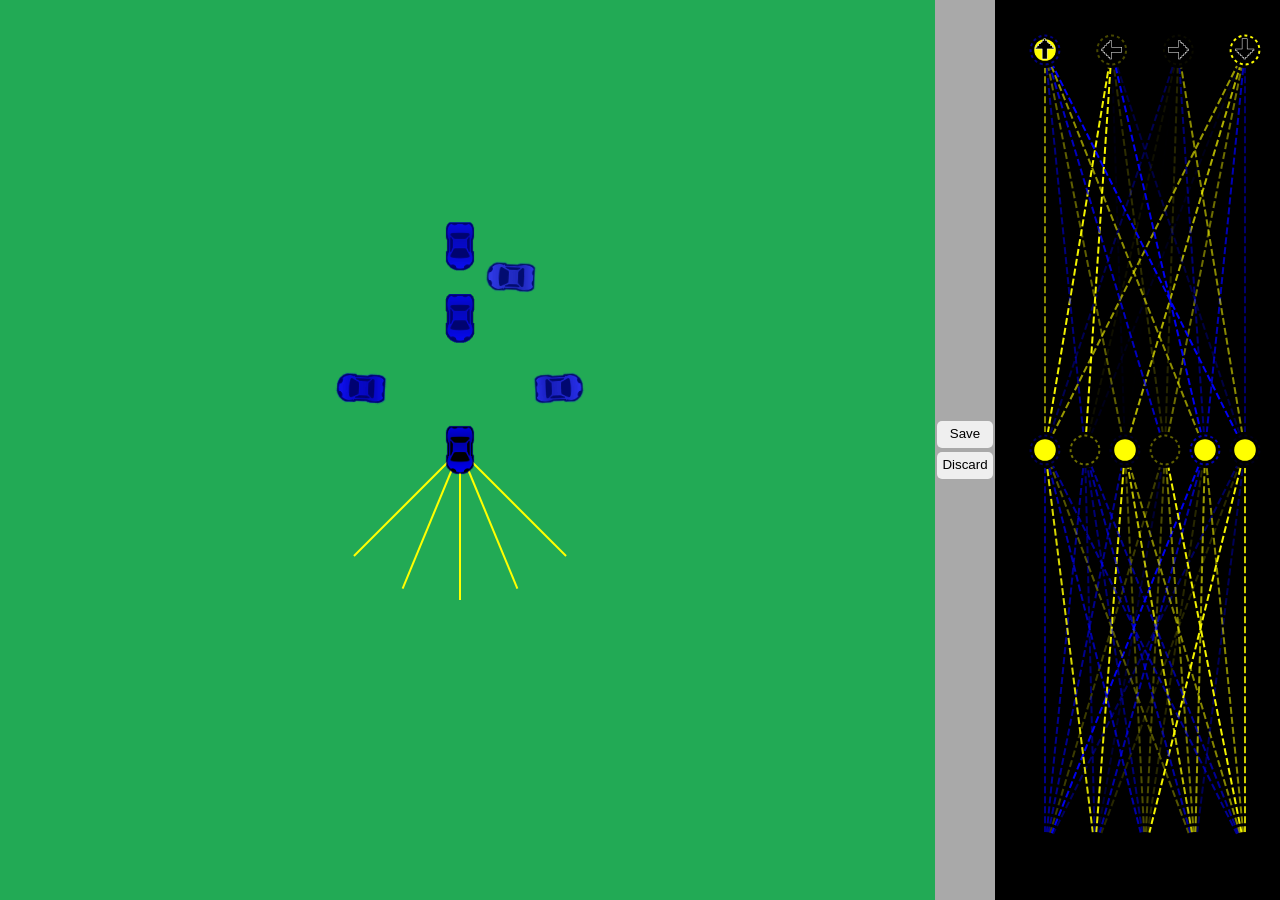
<file: index.html>
<!DOCTYPE html>
<html lang="en">
<head>
    <meta charset="UTF-8">
    <title>Self-driving car</title>
    <link rel="stylesheet" href="style.css">
</head>
<body>
    <canvas id="carCanvas"></canvas>
    <div id="verticalButtons">
        <button onclick="save()">Save</button>
        <button onclick="discard()">Discard</button>
    </div>
    <canvas id="networkCanvas"></canvas>

    <script src="world/src/world.js"></script>
    <script src="world/src/viewport.js"></script>
    <script src="world/src/markings/marking.js"></script>
    <script src="world/src/markings/stop.js"></script>
    <script src="world/src/markings/yield.js"></script>
    <script src="world/src/markings/crossing.js"></script>
    <script src="world/src/markings/parking.js"></script>
    <script src="world/src/markings/light.js"></script>
    <script src="world/src/markings/start.js"></script>
    <script src="world/src/markings/target.js"></script>
    <script src="world/src/items/tree.js"></script>
    <script src="world/src/items/building.js"></script>
    <script src="world/src/math/utils.js"></script>
    <script src="world/src/math/graph.js"></script>
    <script src="world/src/primitives/point.js"></script>
    <script src="world/src/primitives/segment.js"></script>
    <script src="world/src/primitives/polygon.js"></script>
    <script src="world/src/primitives/envelope.js"></script>

    <script src="visualizer.js"></script>
    <script src="network.js"></script>
    <script src="sensor.js"></script>
    <script src="utils.js"></script>
    <script src="controls.js"></script>
    <script src="car.js"></script>
    <script src="main.js"></script>
</body>
</html>
</file>
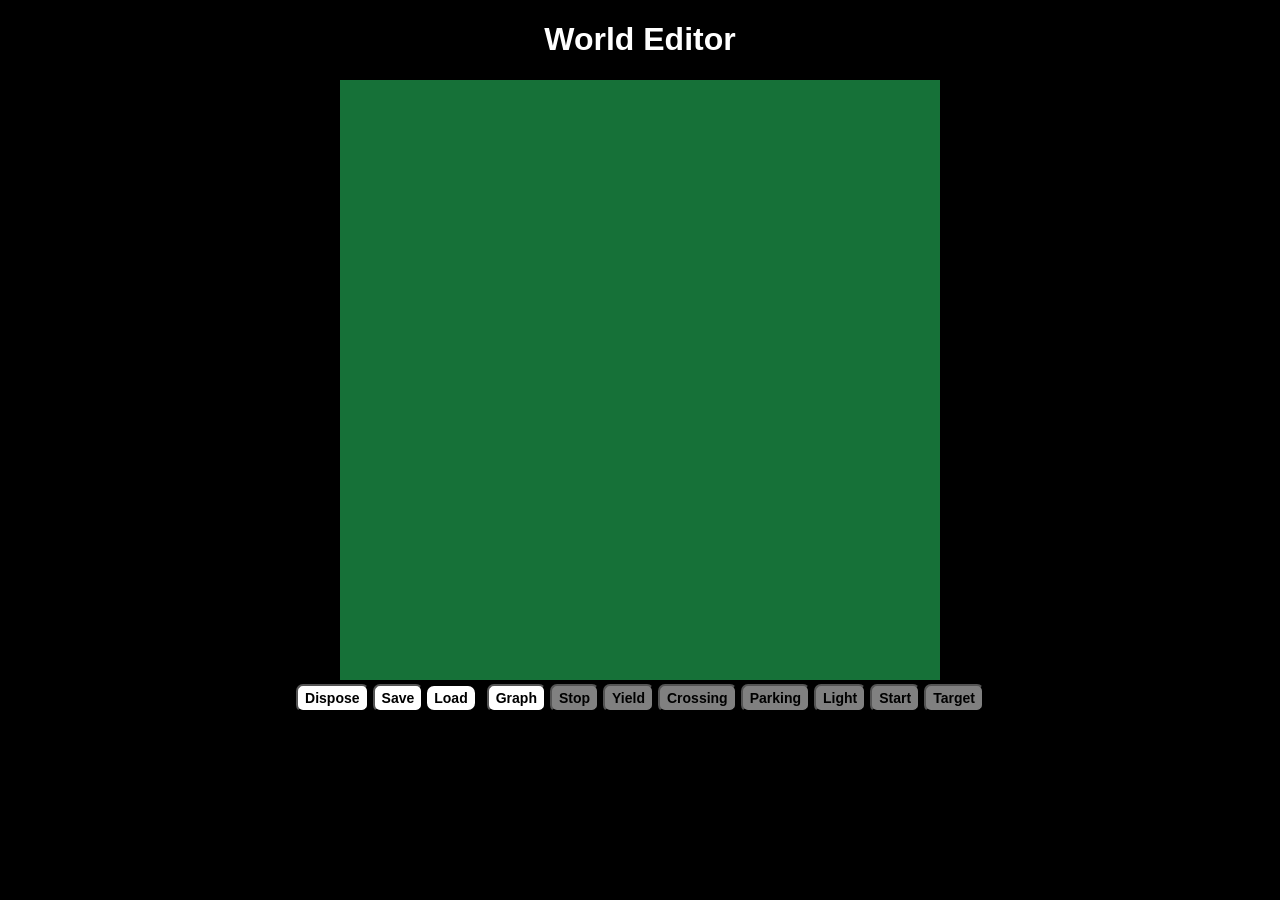
<file: world/index.html>
<!DOCTYPE html>
<html lang="en">
<head>
    <meta charset="UTF-8">
    <meta name="viewport" content="width=device-width, initial-scale=1.0">
    <title>Self driving cars</title>
    <link rel="stylesheet" href="style.css"/>
</head>
<body>
    <h1>World Editor</h1>
    <canvas id="myCanvas"></canvas>
    <div id="controls">
        <button onclick="dispose()">Dispose</button>
        <button onclick="save()">Save</button>
        <label for="fileInput" class="file-input-label">
            Load
            <input
                type="file"
                id="fileInput"
                accept=".world"
                onchange="load(event)"
            />
        </label>
        &nbsp;
        <button id="graphBtn" onclick="setMode('graph')">Graph</button>
        <button id="stopBtn" onclick="setMode('stop')">Stop</button>
        <button id="yieldBtn" onclick="setMode('yield')">Yield</button>
        <button id="crossingBtn" onclick="setMode('crossing')">Crossing</button>
        <button id="parkingBtn" onclick="setMode('parking')">Parking</button>
        <button id="lightBtn" onclick="setMode('light')">Light</button>
        <button id="startBtn" onclick="setMode('start')">Start</button>
        <button id="targetBtn" onclick="setMode('target')">Target</button>
    </div>

<script src="src/world.js"></script>
<script src="src/viewport.js"></script>
<script src="src/markings/marking.js"></script>
<script src="src/markings/stop.js"></script>
<script src="src/markings/yield.js"></script>
<script src="src/markings/crossing.js"></script>
<script src="src/markings/parking.js"></script>
<script src="src/markings/light.js"></script>
<script src="src/markings/start.js"></script>
<script src="src/markings/target.js"></script>
<script src="src/editors/markingEditor.js"></script>
<script src="src/editors/graphEditor.js"></script>
<script src="src/editors/stopEditor.js"></script>
<script src="src/editors/yieldEditor.js"></script>
<script src="src/editors/crossingEditor.js"></script>
<script src="src/editors/parkingEditor.js"></script>
<script src="src/editors/lightEditor.js"></script>
<script src="src/editors/startEditor.js"></script>
<script src="src/editors/targetEditor.js"></script>
<script src="src/items/tree.js"></script>
<script src="src/items/building.js"></script>
<script src="src/math/graph.js"></script>
<script src="src/math/utils.js"></script>
<script src="src/primitives/point.js"></script>
<script src="src/primitives/segment.js"></script>
<script src="src/primitives/polygon.js"></script>
<script src="src/primitives/envelope.js"></script>
<script>

    myCanvas.width = 600;
    myCanvas.height = 600;

    const ctx = myCanvas.getContext("2d");

    const worldString = localStorage.getItem("world");
    const worldInfo = worldString ? JSON.parse(worldString) : null;
    let world = worldInfo
        ? World.load(worldInfo)
        : new World(new Graph());
    const graph = world.graph;
    const viewport = new Viewport(myCanvas, world.zoom, world.offset);
    const tools = {
        graph: { button: graphBtn, editor: new GraphEditor(viewport, graph) },
        stop: { button: stopBtn, editor: new StopEditor(viewport, world) },
        yield: { button: yieldBtn, editor: new YieldEditor(viewport, world) },
        crossing: { button: crossingBtn, editor: new CrossingEditor(viewport, world) },
        parking: { button: parkingBtn, editor: new ParkingEditor(viewport, world) },
        light: { button: lightBtn, editor: new LightEditor(viewport, world) },
        start: { button: startBtn, editor: new StartEditor(viewport, world) },
        target: { button: targetBtn, editor: new TargetEditor(viewport, world) }
    }

    let oldGraphHash = graph.hash();
    setMode("graph");
    animate();

    function animate() {
        viewport.reset();
        if (graph.hash() != oldGraphHash) {
            world.generate();
            oldGraphHash = graph.hash();
        }
        const viewPoint = scale(viewport.getOffset(), -1);
        world.draw(ctx, viewPoint);
        ctx.globalAlpha = 0.3;
        for (const tool of Object.values(tools)) {
            tool.editor.display();
        }
        requestAnimationFrame(animate);
    }

    function dispose() {
        tools["graph"].editor.dispose();
        world.markings.length = 0;
    }

    function save() {
        world.zoom = viewport.zoom;
        world.offset = viewport.offset;

        const element = document.createElement("a");
        element.setAttribute(
            "href",
            "data:application/json;charset=utf-8," +
                encodeURIComponent(JSON.stringify(world))
        );

        const fileName = "name.world";
        element.setAttribute("download", fileName);

        element.click();

        localStorage.setItem("world", JSON.stringify(world));
    }

    function load(event) {
        const file = event.target.files[0];

        if (!file) {
            alert("No file selected.");
            return;
        }

        const reader = new FileReader();
        reader.readAsText(file);

        reader.onload = (evt) => {
            const fileContent = evt.target.result;
            const jsonData = JSON.parse(fileContent);
            world = World.load(jsonData);
            localStorage.setItem("world", JSON.stringify(world));
            location.reload();
        };
    }

    function setMode(mode) {
        disableEditors();
        tools[mode].button.style.backgroundColor = "white";
        tools[mode].editor.enable();
    }

    function disableEditors() {
        for (const tool of Object.values(tools)) {
            tool.button.style.backgroundColor = "gray";
            tool.editor.disable();
        }
    }
</script>
</body>
</html>
</file>
<file: style.css>
body{
    margin:0;
    background:darkgray;
    overflow:hidden;
    display:flex;
    justify-content:center;
    align-items:center;
}

#verticalButtons{
    display:flex;
    flex-direction:column;
}

button{
    border: none;
    border-radius: 5px;
    padding: 5px 5px 7px 5px;
    margin: 2px;
    cursor:pointer;
}
button:hover{
    background:blue;
}

#networkCanvas{
    background:black;
}
#carCanvas{
    background:#2a5;
}
</file>
<file: world/style.css>
body {
    background-color: black;
    text-align: center;
}

h1 {
    color: white;
    font-family: Arial;
}

#myCanvas {
    background-color: #2a5a;
}

button, .file-input-label {
    display: inline-block;
    background: none;
    background-color: white;
    font-size: 14px;
    font-weight: 600;
    font-family: Arial, Helvetica, sans-serif;
    padding: 4px 7px;
    border-radius: 7px;
    cursor: pointer;
}

input[type="file"] {
    display: none;
}
</file>
